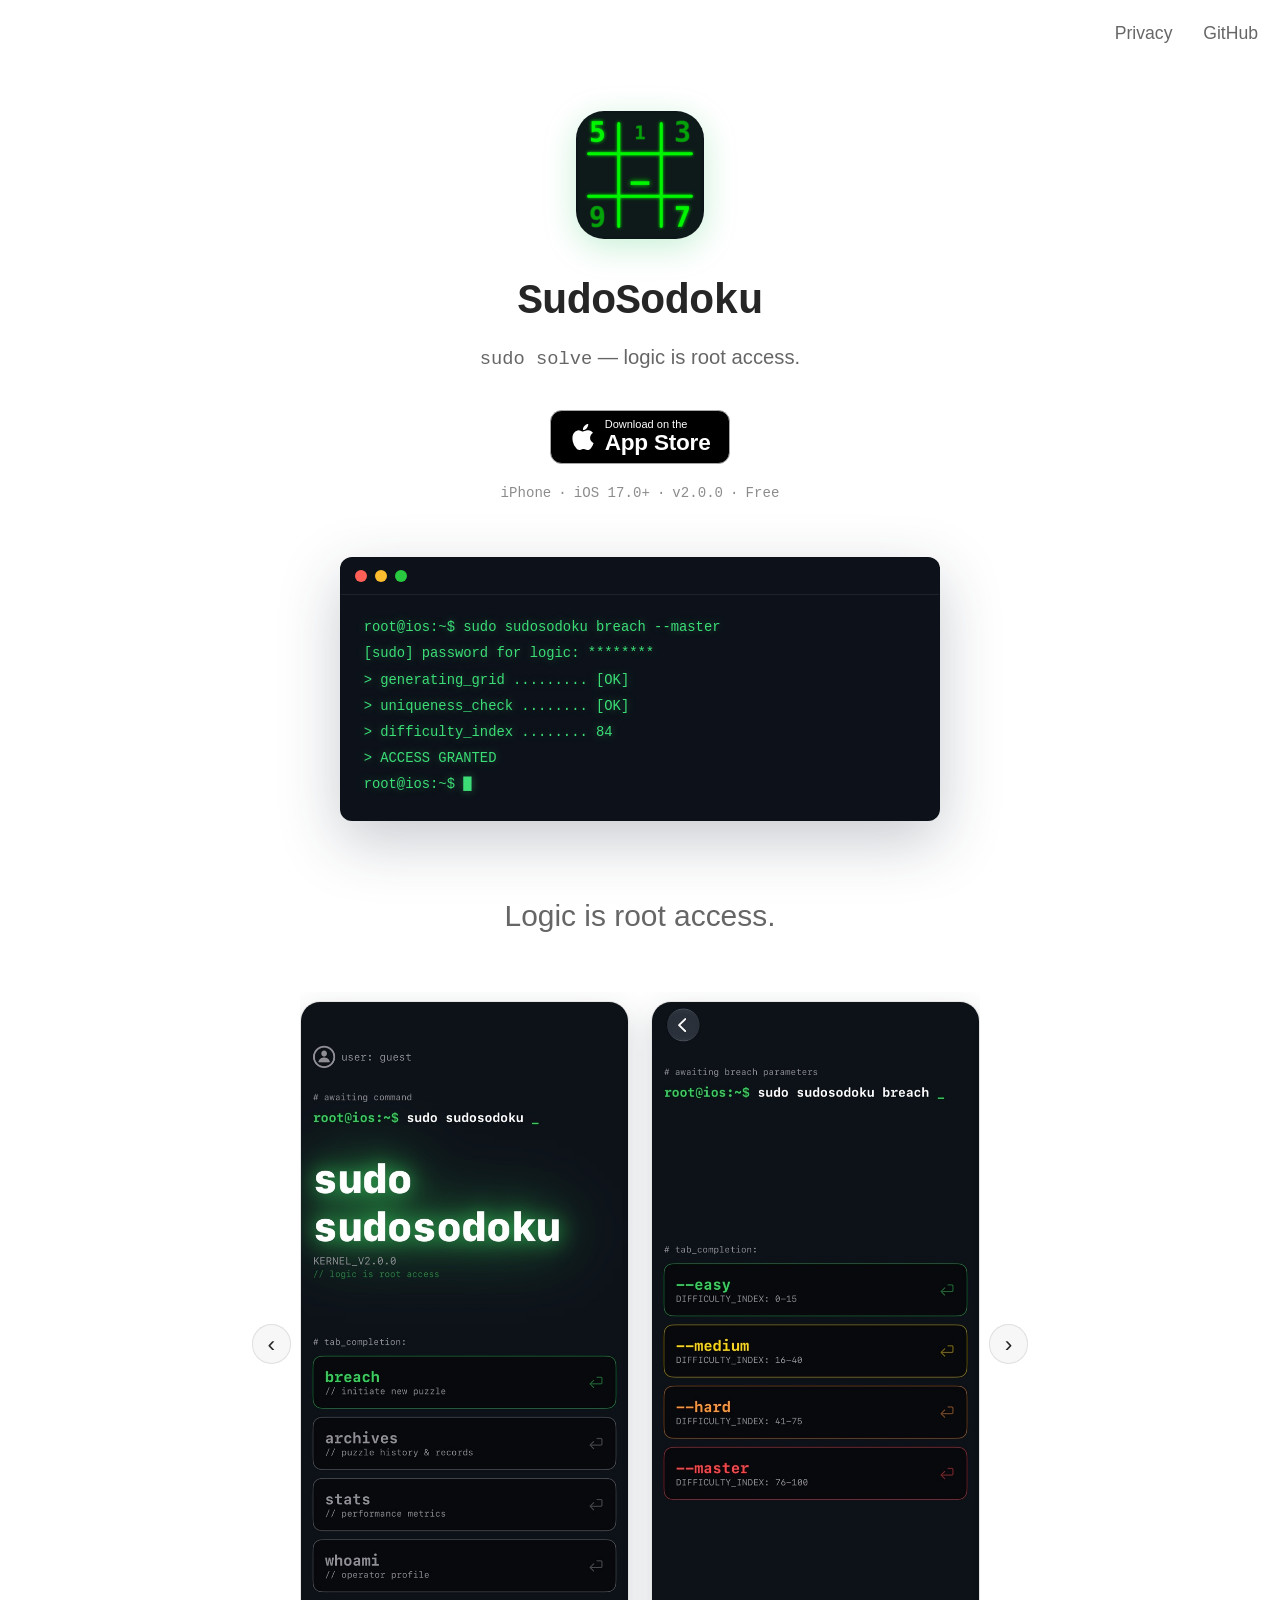
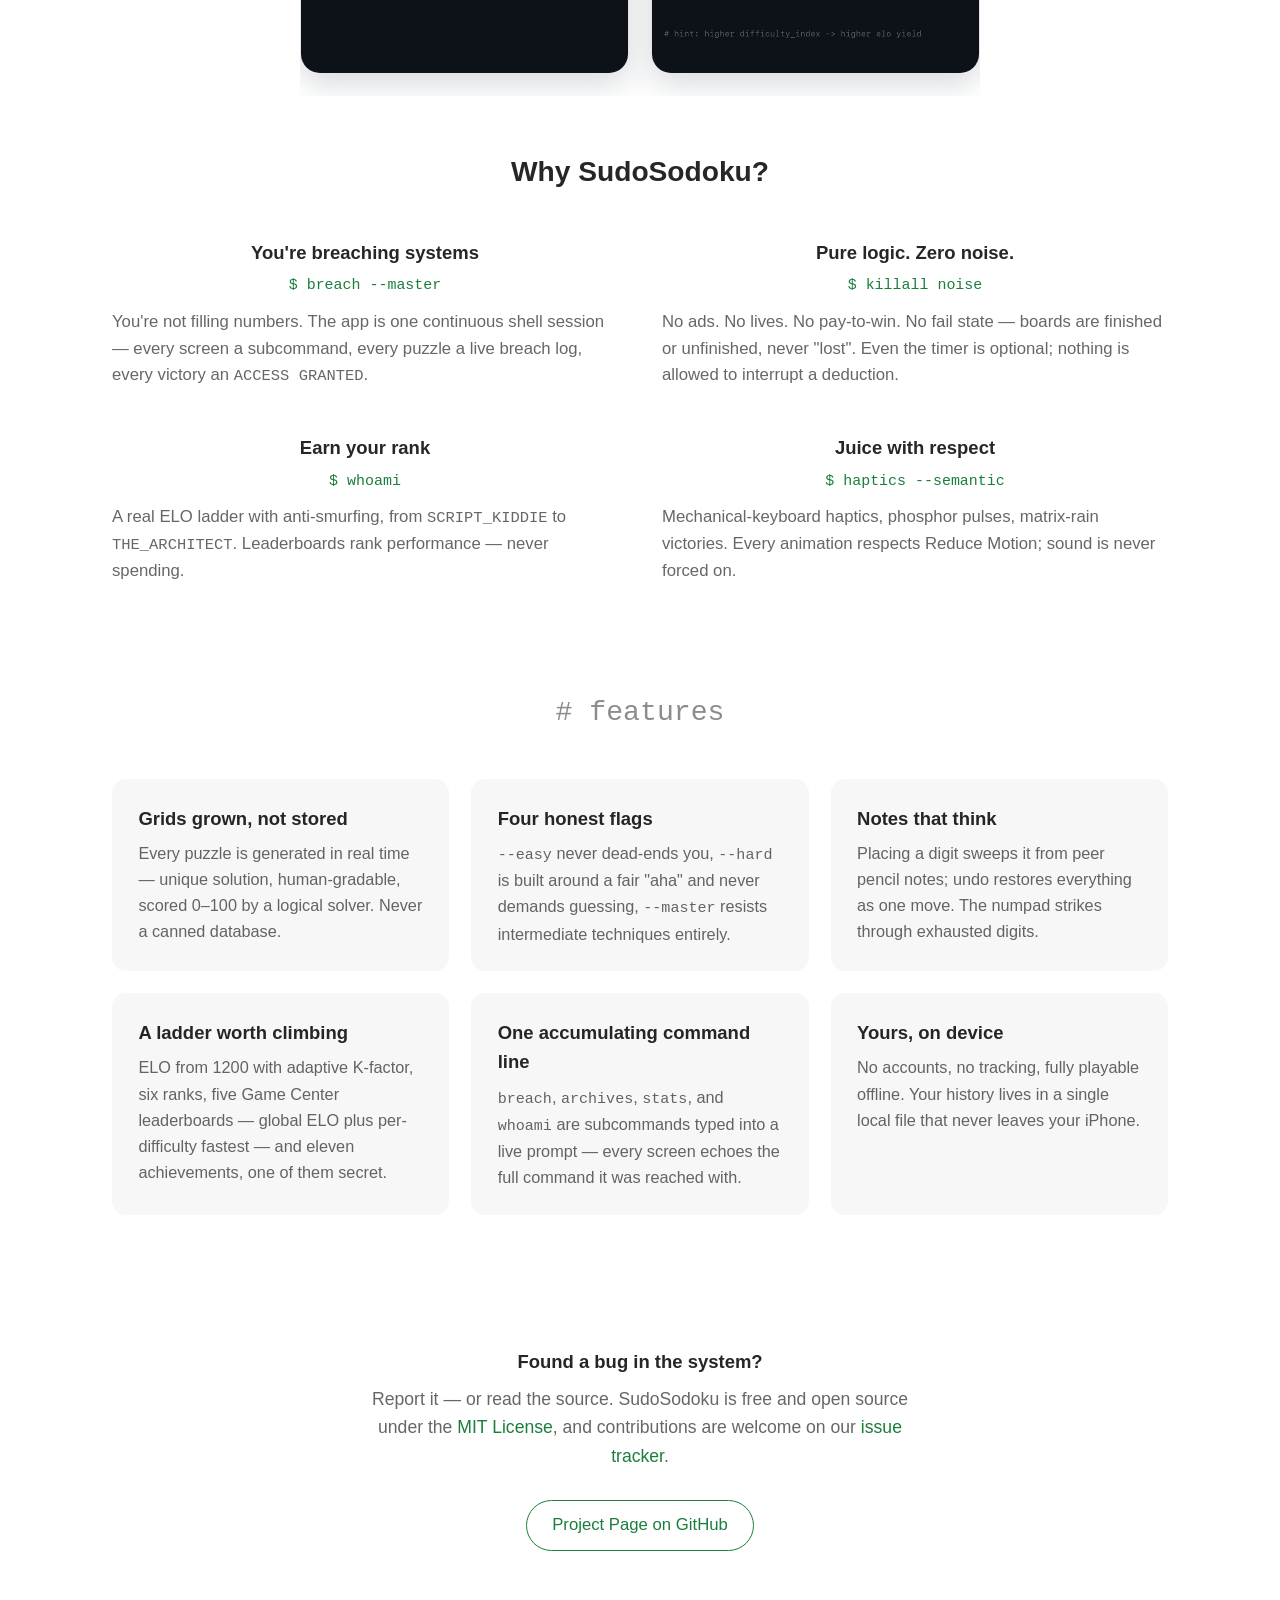
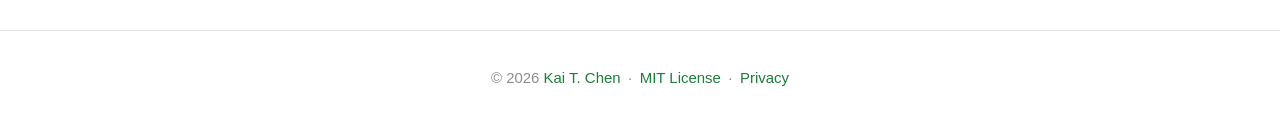
<file: index.html>
<!DOCTYPE html>
<html lang="en">

<head prefix="og: http://ogp.me/ns#">
	<meta charset="UTF-8"/>

	<title>SudoSodoku — Sudoku for iPhone</title>

	<meta name="viewport" content="width=device-width, initial-scale=1"/>
	<meta name="description" content="sudo solve — logic is root access. A pure-logic sudoku wrapped in a full hacker-terminal fantasy — ELO ranks, Game Center leaderboards, mechanical-keyboard haptics. No ads. No lives. No candy."/>

	<meta property="og:type"        content="website"/>
	<meta property="og:url"         content="https://sudosodoku.kaichen.dev"/>
	<meta property="og:title"       content="SudoSodoku"/>
	<meta property="og:description" content="sudo solve — logic is root access. A pure-logic sudoku wrapped in a full hacker-terminal fantasy."/>
	<meta property="og:image"       content="https://sudosodoku.kaichen.dev/img/appicon/appicon-512.png"/>
	<meta property="og:locale"      content="en_US"/>
	<meta property="twitter:card"   content="summary"/>

	<link rel="icon" href="favicon.png" type="image/png"/>
	<link rel="apple-touch-icon" href="img/appicon/appicon-256.png"/>
	<link rel="stylesheet" href="css/main.css"/>
	<script>document.documentElement.classList.add('js');</script>
</head>


<body>

<header>
	<nav><ul>
		<li><a href="privacy">Privacy</a></li>
		<li><a href="https://github.com/SudoSodokuApp/SudoSodoku" rel="external">GitHub</a></li>
	</ul></nav>
</header>


<main>
	<section id="top">
		<img src="img/appicon/appicon-256.png" srcset="img/appicon/appicon-512.png 2x"
		  width="128" height="128" class="appicon" alt="SudoSodoku app icon"/>

		<h1>SudoSodoku</h1>
		<p class="tagline"><code>sudo solve</code> — logic is root access.</p>

		<section id="latest">
			<a class="app-store" href="https://apps.apple.com/us/app/sudosodoku/id6779813086" rel="external">
				<svg width="26" height="26" viewBox="0 0 16 16" fill="currentColor" aria-hidden="true"><path d="M11.182.008C11.148-.03 9.923.023 8.857 1.18c-1.066 1.156-.902 2.482-.878 2.516.024.034 1.52.087 2.475-1.258.955-1.345.762-2.391.728-2.43m3.314 11.733c-.048-.096-2.325-1.234-2.113-3.422s1.675-2.789 1.698-2.854c.023-.065-.597-.79-1.254-1.157a3.7 3.7 0 0 0-1.563-.434c-.108-.003-.483-.095-1.254.116-.508.139-1.653.589-1.968.607-.316.018-1.256-.522-2.267-.665-.647-.125-1.333.131-1.824.328-.49.196-1.422.754-2.074 2.237-.652 1.482-.311 3.83-.067 4.56s.625 1.924 1.273 2.796c.576.984 1.34 1.667 1.659 1.899s1.219.386 1.843.067c.502-.308 1.408-.485 1.766-.472.357.013 1.061.154 1.782.539.571.197 1.111.115 1.652-.105.541-.221 1.324-1.059 2.238-2.758.347-.79.505-1.217.473-1.282"/></svg>
				<span><small>Download on the</small><strong>App&nbsp;Store</strong></span>
			</a>
			<p class="platform">iPhone&ensp;·&ensp;iOS 17.0+&ensp;·&ensp;v2.0.0&ensp;·&ensp;Free</p>
		</section>
	</section>

	<section id="terminal" aria-label="App preview">
		<div class="window">
			<div class="titlebar" aria-hidden="true"><i></i><i></i><i></i></div>
			<pre><code>root@ios:~$ sudo sudosodoku breach --master
[sudo] password for logic: ********
> generating_grid ......... [OK]
> uniqueness_check ........ [OK]
> difficulty_index ........ 84
> ACCESS GRANTED
root@ios:~$ <span class="cursor">█</span></code></pre>
		</div>
	</section>

	<p id="lead">Logic is root access.</p>

	<section id="screenshots" aria-label="App screenshots">
		<div class="carousel">
			<button type="button" class="scroll-btn scroll-prev" aria-label="Previous screenshot">&lsaquo;</button>
			<div class="strip">
				<figure><img src="img/screenshots/01_landing.jpg" width="640" height="1313" alt="[screenshot: landing terminal — root@ios:~$ types sudo sudosodoku, tab completion offers breach, archives, stats, whoami]"/></figure>
				<figure><img src="img/screenshots/02_breach.jpg" width="640" height="1313" loading="lazy" alt="[screenshot: breach log generating a puzzle — uniqueness check OK, difficulty index]"/></figure>
				<figure><img src="img/screenshots/06_game.jpg" width="640" height="1313" loading="lazy" alt="[screenshot: in-game board with pencil notes and terminal numpad]"/></figure>
				<figure><img src="img/screenshots/07_victory.jpg" width="640" height="1313" loading="lazy" alt="[screenshot: victory sequence — matrix rain and ACCESS GRANTED]"/></figure>
				<figure><img src="img/screenshots/03_archives.jpg" width="640" height="1313" loading="lazy" alt="[screenshot: archives — puzzle history and records]"/></figure>
				<figure><img src="img/screenshots/04_stats.jpg" width="640" height="1313" loading="lazy" alt="[screenshot: stats — performance metrics]"/></figure>
				<figure><img src="img/screenshots/05_whoami.jpg" width="640" height="1313" loading="lazy" alt="[screenshot: whoami — operator profile with ELO rating and rank]"/></figure>
			</div>
			<button type="button" class="scroll-btn scroll-next" aria-label="Next screenshot">&rsaquo;</button>
		</div>
	</section>

	<section id="highlights">
		<h2>Why SudoSodoku?</h2>

		<section>
			<h3>You're breaching systems</h3>
			<p class="cmd" aria-hidden="true">$ breach --master</p>
			<p>You're not filling numbers. The app is one continuous shell session — every screen a subcommand, every puzzle a live breach log, every victory an <code>ACCESS GRANTED</code>.</p>
		</section>

		<section>
			<h3>Pure logic. Zero noise.</h3>
			<p class="cmd" aria-hidden="true">$ killall noise</p>
			<p>No ads. No lives. No pay-to-win. No fail state — boards are finished or unfinished, never "lost". Even the timer is optional; nothing is allowed to interrupt a deduction.</p>
		</section>

		<section>
			<h3>Earn your rank</h3>
			<p class="cmd" aria-hidden="true">$ whoami</p>
			<p>A real ELO ladder with anti-smurfing, from <code>SCRIPT_KIDDIE</code> to <code>THE_ARCHITECT</code>. Leaderboards rank performance — never spending.</p>
		</section>

		<section>
			<h3>Juice with respect</h3>
			<p class="cmd" aria-hidden="true">$ haptics --semantic</p>
			<p>Mechanical-keyboard haptics, phosphor pulses, matrix-rain victories. Every animation respects Reduce Motion; sound is never forced on.</p>
		</section>
	</section>

	<section id="features">
		<h2>features</h2>

		<div>
			<section>
				<h3>Grids grown, not stored</h3>
				<p>Every puzzle is generated in real time — unique solution, human-gradable, scored 0–100 by a logical solver. Never a canned database.</p>
			</section>

			<section>
				<h3>Four honest flags</h3>
				<p><code>--easy</code> never dead-ends you, <code>--hard</code> is built around a fair "aha" and never demands guessing, <code>--master</code> resists intermediate techniques entirely.</p>
			</section>

			<section>
				<h3>Notes that think</h3>
				<p>Placing a digit sweeps it from peer pencil notes; undo restores everything as one move. The numpad strikes through exhausted digits.</p>
			</section>

			<section>
				<h3>A ladder worth climbing</h3>
				<p>ELO from 1200 with adaptive K-factor, six ranks, five Game Center leaderboards — global ELO plus per-difficulty fastest — and eleven achievements, one of them secret.</p>
			</section>

			<section>
				<h3>One accumulating command line</h3>
				<p><code>breach</code>, <code>archives</code>, <code>stats</code>, and <code>whoami</code> are subcommands typed into a live prompt — every screen echoes the full command it was reached with.</p>
			</section>

			<section>
				<h3>Yours, on device</h3>
				<p>No accounts, no tracking, fully playable offline. Your history lives in a single local file that never leaves your iPhone.</p>
			</section>
		</div>
	</section>

	<section id="develop">
		<section>
			<h3>Found a bug in the system?</h3>
			<p>Report it — or read the source. SudoSodoku is free and open source under the <a href="https://github.com/SudoSodokuApp/SudoSodoku/blob/main/LICENSE" title="MIT License · SudoSodokuApp/SudoSodoku">MIT License</a>, and contributions are welcome on our <a href="https://github.com/SudoSodokuApp/SudoSodoku/issues" title="Issues · SudoSodokuApp/SudoSodoku">issue tracker</a>.</p>
		</section>

		<a href="https://github.com/SudoSodokuApp/SudoSodoku" title="SudoSodoku on GitHub" class="github">Project Page on GitHub</a>
	</section>
</main>


<footer>
	<p class="copyright">© 2026 <a href="https://kaichen.dev" rel="external">Kai T. Chen</a>&ensp;·&ensp;<a href="https://github.com/SudoSodokuApp/SudoSodoku/blob/main/LICENSE" rel="external">MIT License</a>&ensp;·&ensp;<a href="privacy">Privacy</a></p>
</footer>

<script>
(function () {
	var strip = document.querySelector('#screenshots .strip');
	var prev = document.querySelector('.scroll-prev');
	var next = document.querySelector('.scroll-next');
	if (!strip || !prev || !next) return;
	function page(direction) {
		var card = strip.querySelector('figure');
		if (!card) return;
		var gap = parseFloat(getComputedStyle(strip).gap) || 0;
		var amount = card.getBoundingClientRect().width + gap;
		strip.scrollBy({ left: direction * amount, behavior: 'smooth' });
	}
	prev.addEventListener('click', function () { page(-1); });
	next.addEventListener('click', function () { page(1); });
})();
</script>
</body>
</html>
</file>
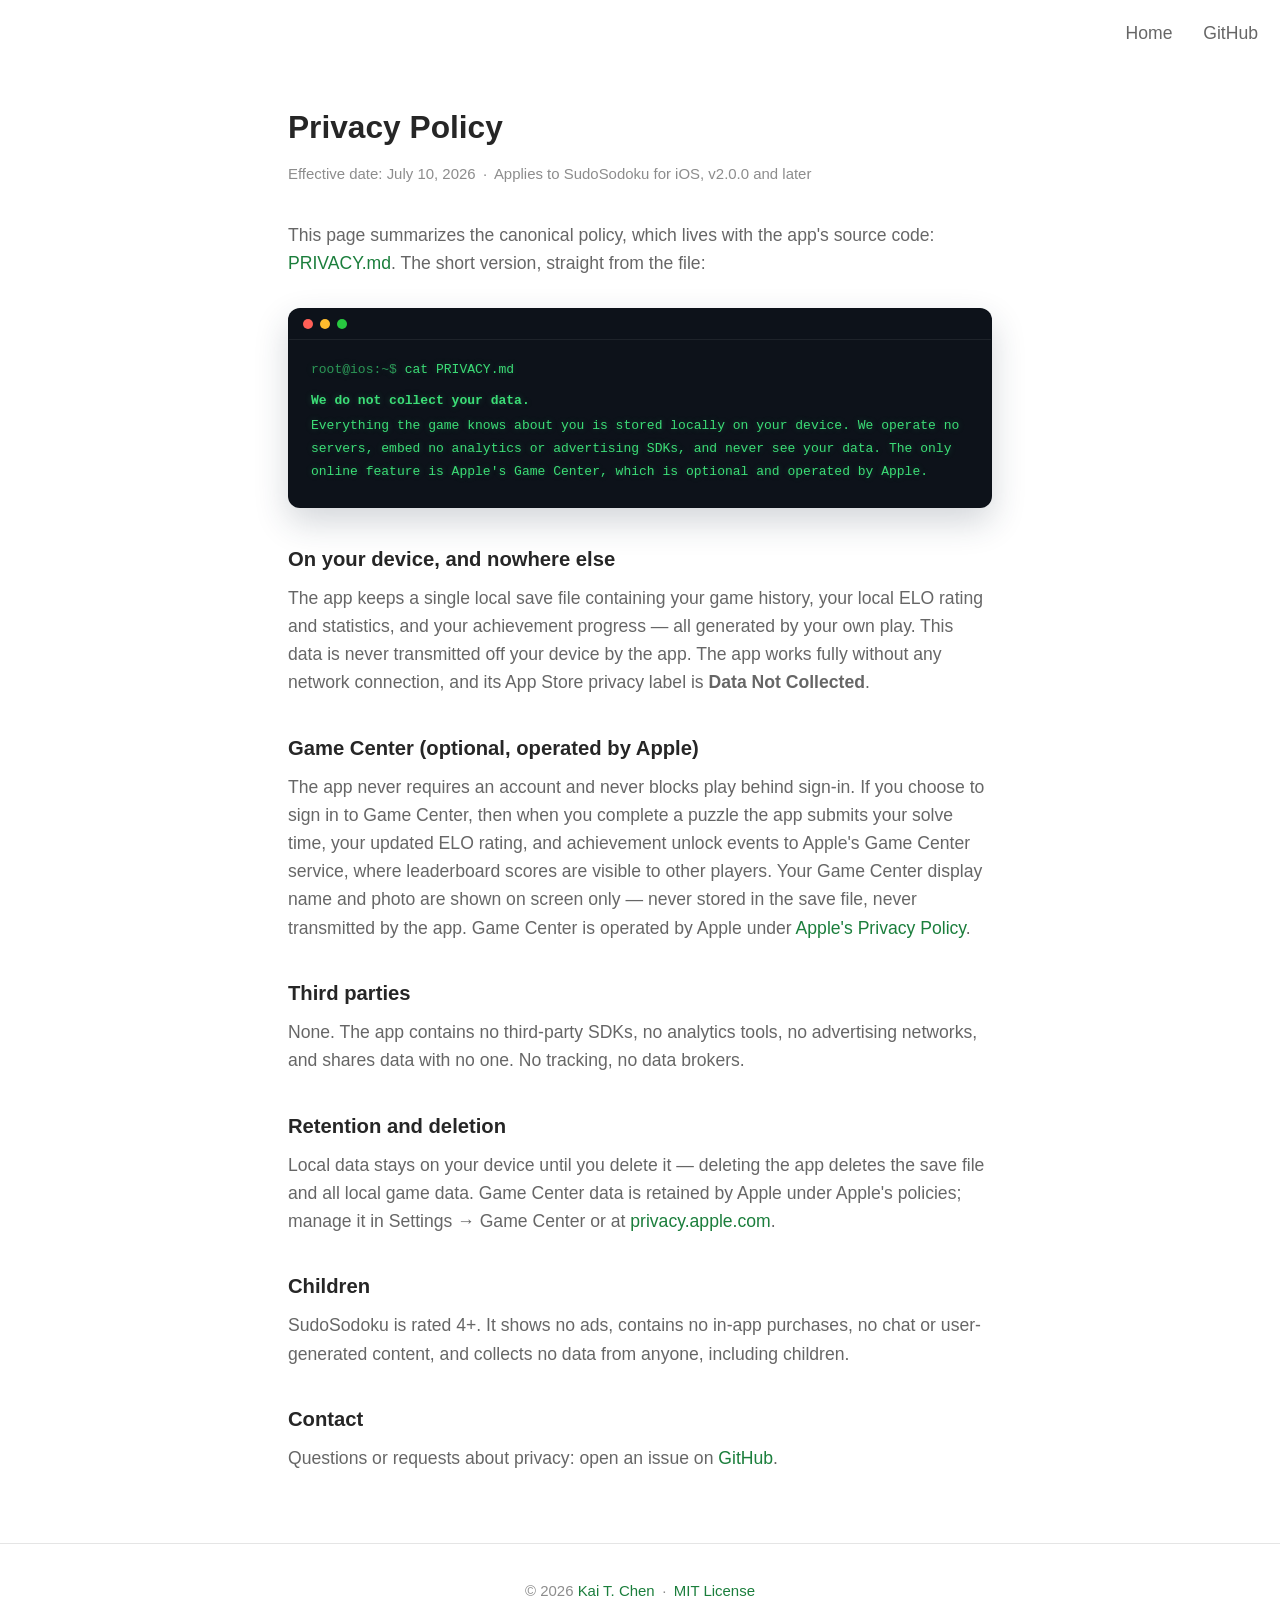
<file: privacy.html>
<!DOCTYPE html>
<html lang="en">

<head>
	<meta charset="UTF-8"/>

	<title>Privacy Policy — SudoSodoku</title>

	<meta name="viewport" content="width=device-width, initial-scale=1"/>
	<meta name="description" content="SudoSodoku privacy policy: we do not collect your data. Everything stays on your device."/>

	<link rel="icon" href="favicon.png" type="image/png"/>
	<link rel="stylesheet" href="css/main.css"/>
	<style>
		article {
			max-width: 40rem;
			margin-inline: auto;
			padding: 2rem 1.25rem 4rem;
		}
		article h1 {
			font-size: 1.8rem;
			margin-block-end: 0.5rem;
		}
		article .updated {
			font-size: 0.85rem;
			color: var(--tertiary-text);
			margin-block-end: 2rem;
		}
		article h2 {
			font-size: 1.15rem;
			text-align: start;
			margin-block: 2rem 0.5rem;
		}
		article p, article li {
			color: var(--secondary-text);
		}
		article ul {
			padding-inline-start: 1.25rem;
		}
		.terminal-quote {
			margin-block: 1.75rem;
			border-radius: 12px;
			overflow: hidden;
			background: var(--terminal-bg);
			border: 1px solid light-dark(hsla(216, 33%, 7%, .15), hsla(0, 0%, 100%, .12));
			box-shadow: 0 14px 34px light-dark(hsla(216, 33%, 20%, .2), hsla(0, 0%, 0%, .55));
		}
		.terminal-quote .titlebar {
			display: flex;
			gap: 7px;
			padding: 10px 14px;
			border-block-end: 1px solid hsla(0, 0%, 100%, .07);
		}
		.terminal-quote .titlebar i {
			width: 10px;
			height: 10px;
			border-radius: 50%;
		}
		.terminal-quote .titlebar i:nth-child(1) { background: #FF5F57; }
		.terminal-quote .titlebar i:nth-child(2) { background: #FEBC2E; }
		.terminal-quote .titlebar i:nth-child(3) { background: #28C840; }
		.terminal-quote pre {
			margin: 0;
			padding: 1rem 1.25rem 1.3rem;
			font-family: var(--mono);
			font-size: 0.8rem;
			line-height: 1.75;
			color: var(--terminal-green);
			white-space: pre-wrap;
			text-shadow: 0 0 6px hsla(142, 70%, 55%, .25);
		}
		.terminal-quote .prompt {
			opacity: .65;
		}
		.terminal-quote .headline {
			display: block;
			margin-block: 0.6em 0.2em;
			font-weight: 700;
		}
		.terminal-quote .body {
			display: block;
			white-space: normal;
		}
	</style>
</head>


<body>

<header>
	<nav><ul>
		<li><a href="./">Home</a></li>
		<li><a href="https://github.com/SudoSodokuApp/SudoSodoku" rel="external">GitHub</a></li>
	</ul></nav>
</header>


<main>
	<article>
		<h1>Privacy Policy</h1>
		<p class="updated">Effective date: July 10, 2026&ensp;·&ensp;Applies to SudoSodoku for iOS, v2.0.0 and later</p>

		<p>This page summarizes the canonical policy, which lives with the app's
		source code:
		<a href="https://github.com/SudoSodokuApp/SudoSodoku/blob/main/PRIVACY.md" rel="external">PRIVACY.md</a>.
		The short version, straight from the file:</p>

		<div class="terminal-quote">
			<div class="titlebar" aria-hidden="true"><i></i><i></i><i></i></div>
			<pre><code><span class="prompt">root@ios:~$</span> cat PRIVACY.md
<span class="headline">We do not collect your data.</span><span class="body">Everything the game knows about you is stored locally on your device. We operate no servers, embed no analytics or advertising SDKs, and never see your data. The only online feature is Apple's Game Center, which is optional and operated by Apple.</span></code></pre>
		</div>

		<h2>On your device, and nowhere else</h2>
		<p>The app keeps a single local save file containing your game history,
		your local ELO rating and statistics, and your achievement progress —
		all generated by your own play. This data is never transmitted off your
		device by the app. The app works fully without any network connection,
		and its App Store privacy label is <strong>Data Not Collected</strong>.</p>

		<h2>Game Center (optional, operated by Apple)</h2>
		<p>The app never requires an account and never blocks play behind
		sign-in. If you choose to sign in to Game Center, then when you complete
		a puzzle the app submits your solve time, your updated ELO rating, and
		achievement unlock events to Apple's Game Center service, where
		leaderboard scores are visible to other players. Your Game Center
		display name and photo are shown on screen only — never stored in the
		save file, never transmitted by the app. Game Center is operated by
		Apple under
		<a href="https://www.apple.com/legal/privacy/" rel="external">Apple's Privacy Policy</a>.</p>

		<h2>Third parties</h2>
		<p>None. The app contains no third-party SDKs, no analytics tools, no
		advertising networks, and shares data with no one. No tracking, no data
		brokers.</p>

		<h2>Retention and deletion</h2>
		<p>Local data stays on your device until you delete it — deleting the
		app deletes the save file and all local game data. Game Center data is
		retained by Apple under Apple's policies; manage it in
		Settings&nbsp;→&nbsp;Game&nbsp;Center or at
		<a href="https://privacy.apple.com" rel="external">privacy.apple.com</a>.</p>

		<h2>Children</h2>
		<p>SudoSodoku is rated 4+. It shows no ads, contains no in-app
		purchases, no chat or user-generated content, and collects no data from
		anyone, including children.</p>

		<h2>Contact</h2>
		<p>Questions or requests about privacy: open an issue on
		<a href="https://github.com/SudoSodokuApp/SudoSodoku/issues" rel="external">GitHub</a>.</p>
	</article>
</main>


<footer>
	<p class="copyright">© 2026 <a href="https://kaichen.dev" rel="external">Kai T. Chen</a>&ensp;·&ensp;<a href="https://github.com/SudoSodokuApp/SudoSodoku/blob/main/LICENSE" rel="external">MIT License</a></p>
</footer>
</body>
</html>
</file>
<file: css/main.css>
@charset "UTF-8";

/* == base ============================================================== */

:root {
	color-scheme: light dark;

	--background: light-dark(white, hsl(216, 33%, 7%));
	--text: light-dark(hsla(0, 0%, 0%, .85), hsla(0, 0%, 100%, .9));
	--secondary-text: light-dark(hsla(0, 0%, 0%, .6), hsla(0, 0%, 100%, .62));
	--tertiary-text: light-dark(hsla(0, 0%, 0%, .45), hsla(0, 0%, 100%, .45));
	--separator: light-dark(hsla(0, 0%, 0%, .1), hsla(0, 0%, 100%, .12));
	--card-background: light-dark(hsla(0, 0%, 0%, .03), hsla(0, 0%, 100%, .05));
	--accent: light-dark(hsl(140, 65%, 30%), hsl(142, 70%, 55%));

	/* the terminal is always dark; that's the product */
	--terminal-bg: #0D121A;
	--terminal-green: hsl(142, 70%, 55%);

	--mono: ui-monospace, 'SF Mono', 'Menlo', 'Cascadia Mono', monospace;
}

* {
	margin: 0;
	padding: 0;
}

html {
	/* global type scale: all rem-based sizes and widths grow together */
	font-size: 110%;
}

body {
	font: 1rem/1.6 -apple-system, BlinkMacSystemFont, 'SF Pro', 'Helvetica Neue', 'Segoe UI', sans-serif;
	color: var(--text);
	background: var(--background);
	-webkit-text-size-adjust: 100%;
}

a {
	color: var(--accent);
	text-decoration: none;
}
a:hover {
	text-decoration: underline;
}

code {
	font-family: var(--mono);
	font-size: 0.925em;
}

h2 {
	font-size: 1.6rem;
	font-weight: 600;
	text-align: center;
	margin-block-end: 2.5rem;
}

h3 {
	font-size: 1.05rem;
	font-weight: 600;
}

main > section {
	padding: 3rem 1.25rem;
}


/* == header ============================================================ */

header nav ul {
	display: flex;
	justify-content: flex-end;
	gap: 1.75rem;
	list-style: none;
	padding: 1.1rem 1.25rem;
}

header nav a {
	color: var(--secondary-text);
	font-size: 1rem;
}
header nav a:hover {
	color: var(--accent);
	text-decoration: none;
}


/* == hero ============================================================== */

#top {
	text-align: center;
	padding-block-start: 2.5rem;
	padding-block-end: 1.5rem;
}

.appicon {
	border-radius: 28px;
	box-shadow: 0 8px 32px hsla(142, 70%, 45%, .25);
}

#top h1 {
	font-family: var(--mono);
	font-size: 2.4rem;
	font-weight: 700;
	letter-spacing: -0.02em;
	margin-block-start: 1.25rem;
}

.tagline {
	font-size: 1.15rem;
	color: var(--secondary-text);
	margin-block-start: 0.25rem;
}

#latest {
	margin-block-start: 2rem;
}

/* Apple App Store badge, drawn to match the official artwork:
   always black, white text, thin gray keyline. */
.app-store {
	display: inline-flex;
	align-items: center;
	gap: 0.55em;
	padding: 0.4em 1.1em;
	color: white;
	background: black;
	border: 1px solid #a6a6a6;
	border-radius: 0.7em;
	text-align: left;
	font-size: 0.95rem;
}
.app-store:hover {
	text-decoration: none;
}
.app-store svg {
	flex: none;
}
.app-store span {
	display: block;
	line-height: 1.15;
}
.app-store small {
	display: block;
	font-size: 0.66em;
	font-weight: 400;
}
.app-store strong {
	font-size: 1.35em;
	font-weight: 600;
	letter-spacing: -0.01em;
}

.platform {
	font-family: var(--mono);
	font-size: 0.8rem;
	color: var(--tertiary-text);
	margin-block-start: 1rem;
}


/* == terminal ========================================================== */

#terminal {
	padding-block: 1.5rem 0;
}

#terminal .window {
	max-width: 34rem;
	margin-inline: auto;
	background: var(--terminal-bg);
	border-radius: 12px;
	border: 1px solid light-dark(hsla(216, 33%, 7%, .15), hsla(0, 0%, 100%, .12));
	box-shadow: 0 20px 60px light-dark(hsla(216, 33%, 20%, .25), hsla(0, 0%, 0%, .6));
	overflow: hidden;
}

#terminal .titlebar {
	display: flex;
	gap: 8px;
	padding: 12px 14px;
	border-block-end: 1px solid hsla(0, 0%, 100%, .07);
}

#terminal .titlebar i {
	width: 12px;
	height: 12px;
	border-radius: 50%;
}

/* macOS traffic lights */
#terminal .titlebar i:nth-child(1) { background: #FF5F57; }
#terminal .titlebar i:nth-child(2) { background: #FEBC2E; }
#terminal .titlebar i:nth-child(3) { background: #28C840; }

#terminal pre {
	padding: 1.1rem 1.3rem 1.3rem;
	overflow-x: auto;
	font-family: var(--mono);
	font-size: 0.85rem;
	line-height: 1.75;
	color: var(--terminal-green);
	text-shadow: 0 0 8px hsla(142, 70%, 55%, .35);
}

@media (max-width: 480px) {
	#terminal {
		padding-inline: 0.75rem;
	}
	#terminal pre {
		padding: 0.9rem 1rem;
		font-size: 0.62rem;
	}
}

.cursor {
	animation: blink 1.1s steps(1) infinite;
}

@keyframes blink {
	50% { opacity: 0; }
}

@media (prefers-reduced-motion: reduce) {
	.cursor { animation: none; }
}


/* == screenshots ======================================================= */

#screenshots {
	padding-block: 2rem 0;
}

/* mobile (<=640px): the original free-scrolling strip, no arrows —
   touch/trackpad drag is the only (and simplest) interaction here. */
#screenshots .carousel {
	display: block;
}

#screenshots .strip {
	display: flex;
	gap: 1.25rem;
	max-width: 60rem;
	margin-inline: auto;
	overflow-x: auto;
	scroll-snap-type: x mandatory;
	padding: 0.5rem 0.25rem 1.25rem;
	scrollbar-width: thin;
}

#screenshots figure {
	flex: none;
	scroll-snap-align: center;
}

#screenshots img {
	display: block;
	box-sizing: border-box;
	width: clamp(200px, 62vw, 250px);
	height: auto;
	border-radius: 20px;
	border: 1px solid var(--separator);
	box-shadow: 0 10px 30px light-dark(hsla(216, 33%, 20%, .18), hsla(0, 0%, 0%, .5));
}

.scroll-btn {
	display: none;
}

/* desktop/tablet (>640px): exactly two screenshots visible, paged one
   at a time via click-to-page arrows (JS-only affordance — hidden
   unless html.js is present; scroll still works fine without JS via
   trackpad/mouse-wheel drag). Strip width is the source of truth:
   figure width is derived from it so two cards + one gap always fill
   it exactly, with no peek of a third. */
@media (min-width: 641px) {
	#screenshots .carousel {
		display: flex;
		align-items: center;
		gap: 0.5rem;
		width: fit-content;
		max-width: 100%;
		margin-inline: auto;
	}

	#screenshots .strip {
		--gap: 1.25rem;
		flex: none;
		width: min(680px, calc(100vw - 7.5rem));
		max-width: none;
		margin-inline: 0;
		gap: var(--gap);
		padding: 0.5rem 0 1.25rem;
	}

	#screenshots figure {
		width: calc((100% - var(--gap)) / 2);
		scroll-snap-align: start;
	}

	#screenshots img {
		width: 100%;
	}

	.js .scroll-btn {
		flex: none;
		display: flex;
		align-items: center;
		justify-content: center;
		width: 2.25rem;
		height: 2.25rem;
		border-radius: 50%;
		border: 1px solid var(--separator);
		background: var(--card-background);
		color: var(--text);
		font-size: 1.3rem;
		line-height: 1;
		cursor: pointer;
	}
	.js .scroll-btn:hover {
		background: light-dark(hsla(0, 0%, 0%, .06), hsla(0, 0%, 100%, .12));
	}
}


/* == lead ============================================================== */

#lead {
	text-align: center;
	font-size: 1.7rem;
	font-weight: 300;
	color: var(--secondary-text);
	padding: 4rem 1.5rem 1rem;
}


/* == highlights ======================================================== */

#highlights {
	display: grid;
	/* four pillars: 2×2 on desktop, single column on narrow screens */
	grid-template-columns: repeat(auto-fit, minmax(20rem, 1fr));
	gap: 2.5rem;
	max-width: 60rem;
	margin-inline: auto;
}

#highlights h2 {
	grid-column: 1 / -1;
	margin-block-end: 0;
}

#highlights section {
	text-align: center;
}

#highlights .cmd {
	font-family: var(--mono);
	font-size: 0.85rem;
	color: var(--accent);
	margin-block: 0.4rem 0.6rem;
}

#highlights p:not(.cmd) {
	font-size: 0.95rem;
	color: var(--secondary-text);
	text-align: start;
}


/* == features ========================================================== */

#features {
	max-width: 60rem;
	margin-inline: auto;
}

#features h2 {
	font-family: var(--mono);
	font-weight: 500;
	color: var(--tertiary-text);
}
#features h2::before { content: '# '; }

#features > div {
	display: grid;
	grid-template-columns: repeat(auto-fit, minmax(16rem, 1fr));
	gap: 1.25rem;
}

#features > div > section {
	padding: 1.4rem 1.5rem;
	background: var(--card-background);
	border-radius: 14px;
}

#features h3 {
	margin-block-end: 0.4rem;
}

#features p {
	font-size: 0.925rem;
	color: var(--secondary-text);
}


/* == develop =========================================================== */

#develop {
	text-align: center;
	padding-block: 4.5rem;
}

#develop p {
	color: var(--secondary-text);
	max-width: 32rem;
	margin: 0.5rem auto 0;
}

#develop .github {
	display: inline-block;
	margin-block-start: 1.75rem;
	padding: 0.65em 1.5em;
	border: 1px solid var(--accent);
	border-radius: 2em;
	font-size: 0.95rem;
	font-weight: 500;
}
#develop .github:hover {
	background: var(--accent);
	color: var(--background);
	text-decoration: none;
}


/* == footer ============================================================ */

footer {
	border-block-start: 1px solid var(--separator);
	padding: 2rem 1.5rem;
	text-align: center;
}

footer .copyright {
	font-size: 0.85rem;
	color: var(--tertiary-text);
}
</file>
